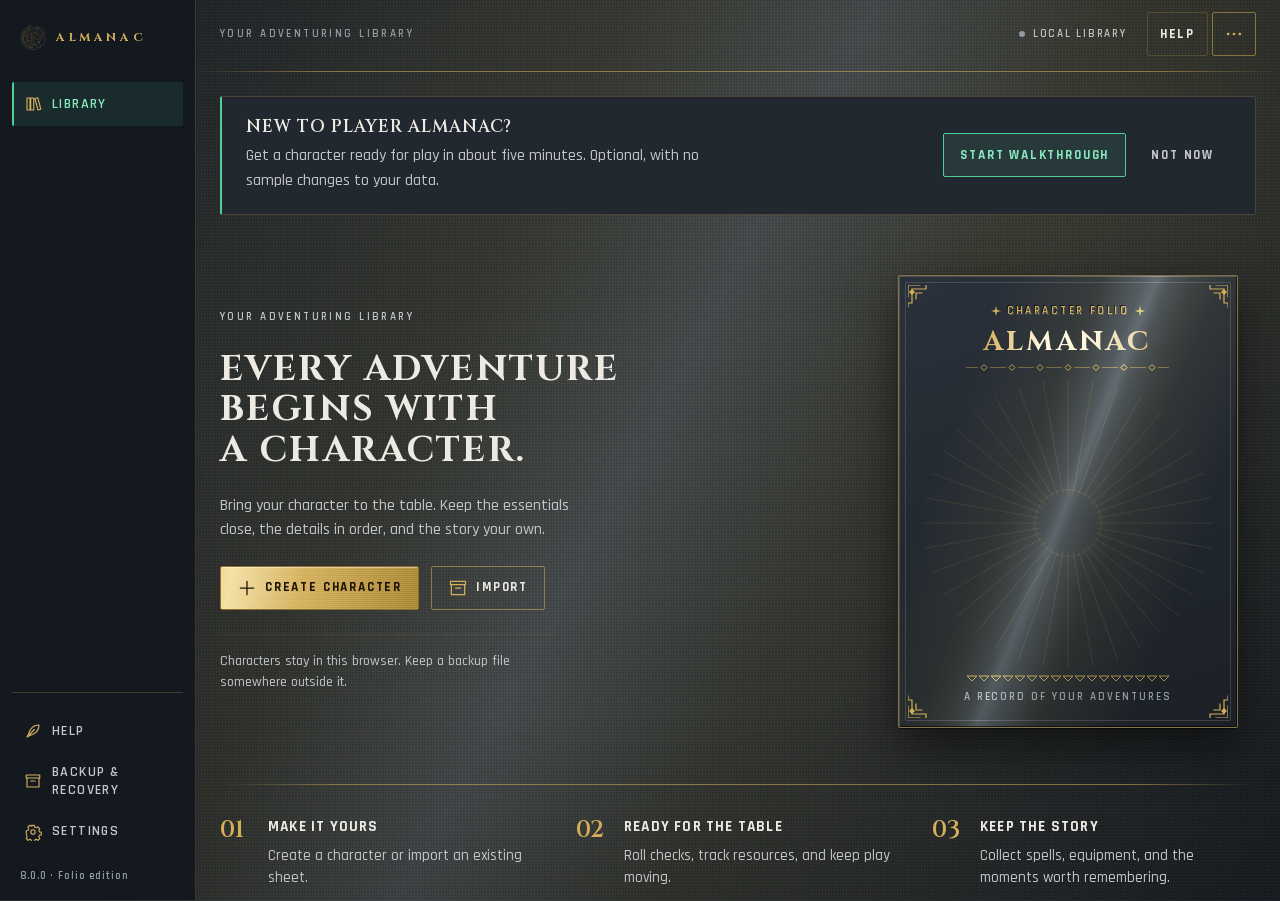
<file: index.html>
<!doctype html>
<html lang="en"><head><meta charset="utf-8"><meta name="viewport" content="width=device-width, initial-scale=1"><meta http-equiv="refresh" content="0; url=./player_almanac.html"><title>Player Almanac</title></head><body><p><a href="./player_almanac.html">Open Player Almanac / Player Almanac öffnen</a></p></body></html>
</file>
